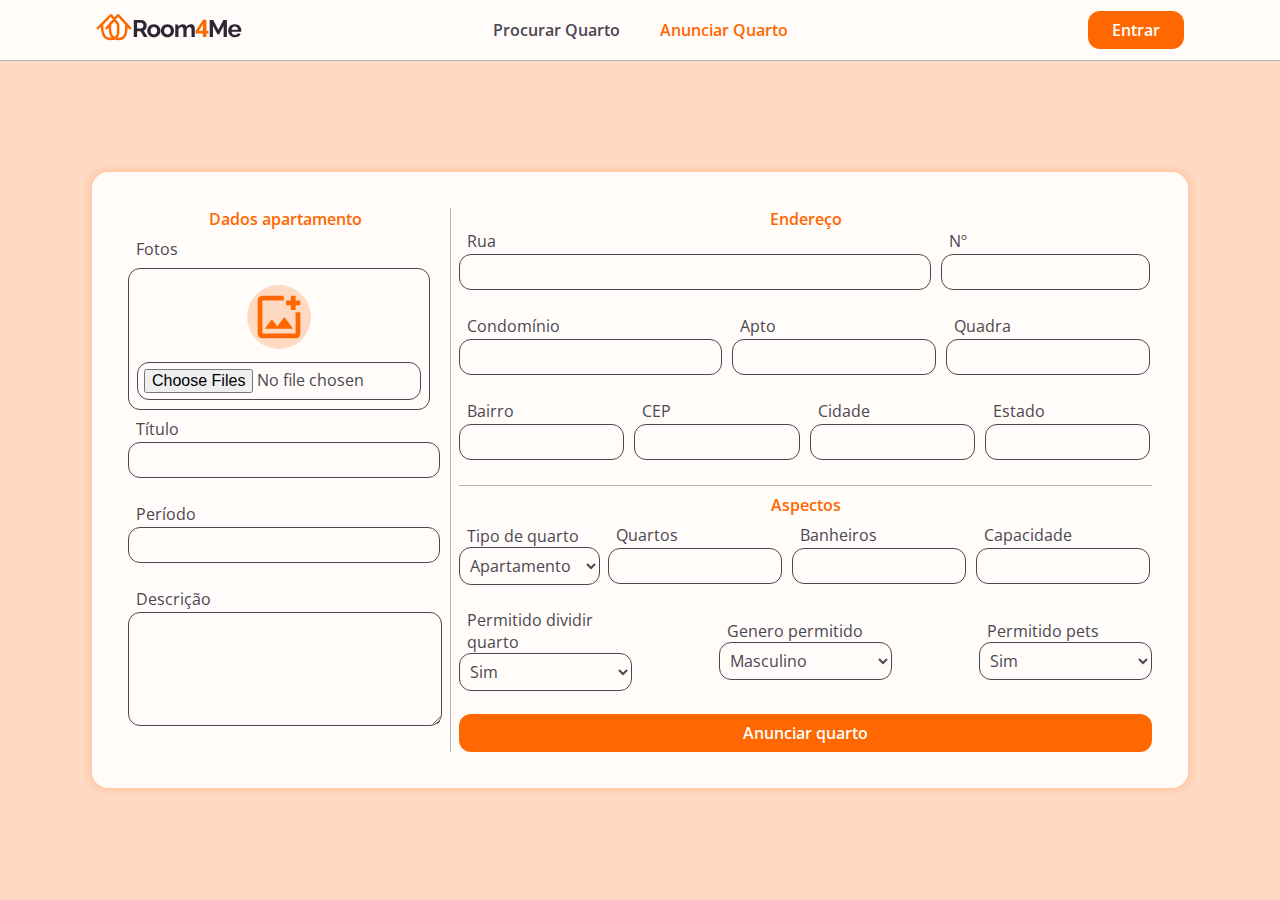
<file: src/Pages/AnnouncePage/index.html>
<!DOCTYPE html>
<html lang="pt-br">
<head>
    <meta charset="UTF-8">
    <meta http-equiv="X-UA-Compatible" content="IE=edge">
    <meta name="viewport" content="width=device-width, initial-scale=1.0">

    <link rel="preconnect" href="https://fonts.googleapis.com">
    <link rel="preconnect" href="https://fonts.gstatic.com" crossorigin>
    <link href="https://fonts.googleapis.com/css2?family=Open+Sans:wght@400;500;600;700&display=swap" rel="stylesheet">

    <link rel="stylesheet" href="styles.css">

    <link rel="icon" href="../../img/favicon.ico" type="image/x-icon">
    <title>Room4Me</title>    

    <meta name="author" content="Davi Emanuel">
</head>
<body>
    <header>
        <nav id="navbar">
            <div id="grid-l">
                <a href="../HomePage/index.html">
                    <img id="logo" src="../../img/logo-name.svg" alt="Logo Room4Me">
                </a>
            </div>
            <ul>
                <div id="grid-r">
                    <li>
                        <a id="search-page" href="../SearchPage/index.html">Procurar Quarto</a>
                    </li>
                </div>
                <div id="grid-l">
                    <li>
                        <a id="announce-page" href="../AnnouncePage/index.html">Anunciar Quarto</a>
                    </li>
                </div>
            </ul>
            <div id="grid-r">
                <a id="login-button" href="../Login/index.html">Entrar</a>
            </div>
        </nav>
    </header>
    <section id="body-section">
        <section id="form-card">
            <section class="form-container">
                <legend>Dados apartamento</legend>
                <label for="img-input">Fotos</label>
                <div id="img-input-container" class="input-group">
                    <img id="add-img-icon" src="../../img/add-img-icon.svg" alt="Adicionar Imagem">
                    <input id="img-input" type="file" accept="image/*" multiple>
                    <form action="post" enctype="multipart/form-data">
                    </form>
                </div>
                <div class="input-group">
                    <span id="title-error-msg"></span>
                    <input id="title-input" type="text" name="title-input">
                    <label class="label-input" for="title-input">Título</label>
                </div>
                <div class="input-group">
                    <span id="period-error-msg"></span>
                    <input id="period-input" type="text" name="period-input">
                    <label class="label-input" for="period-input">Período</label>
                </div>
                <div id="description-group" class="input-group">
                    <span id="description-error-msg"></span>
                    <textarea name="description-input" id="description-input" cols="16" rows="10"></textarea>
                    <label class="label-input" for="description-input">Descrição</label>
                </div>
            </section>

            <div class="line-separator-y"></div>
            
            <div class="section-from-container">
                <section class="form-container">
                    <form>
                        <fieldset>
                            <legend>Endereço</legend>
    
                            <div class="in-line-sbt">
                                <div id="street-group" class="input-group">
                                    <span id="street-error-msg"></span>
                                    <input id="street-input" type="text" name="street-input">
                                    <label class="label-input" for="street-input">Rua</label>
                                </div>
        
                                <div id="house-number-group" class="input-group">
                                    <span id="house-number-error-msg"></span>
                                    <input id="house-number-input" type="text" name="house-number-input">
                                    <label class="label-input" for="house-number-input">Nº</label>
                                </div>
                            </div>
                            <div class="in-line-sbt">
                                <div id="apartment-complex-group" class="input-group">
                                    <span id="apartment-complex-error-msg"></span>
                                    <input id="apartment-complex-input" type="text" name="apartment-complex-input">
                                    <label class="label-input" for="apartment-complex-input">Condomínio</label>
                                </div>
        
                                <div id="apartment-number-group" class="input-group">
                                    <span id="apartment-number-error-msg"></span>
                                    <input id="apartment-number-input" type="text" name="apartment-number-input">
                                    <label class="label-input" for="apartment-number-input">Apto</label>
                                </div>
                                
                                <div id="block-group" class="input-group">
                                    <span id="block-error-msg"></span>
                                    <input id="block-input" type="text" name="block-input">
                                    <label class="label-input" for="block-input">Quadra</label>
                                </div>
                            </div>
                            <div class="in-line-sbt">
                                <div id="district-group" class="input-group">
                                    <span id="district-error-msg"></span>
                                    <input id="district-input" type="text" name="district-input">
                                    <label class="label-input" for="district-input">Bairro</label>
                                </div>
        
                                <div id="zip-code-group" class="input-group">
                                    <span id="zip-code-error-msg"></span>
                                    <input id="zip-code-input" type="text" name="zip-code-input">
                                    <label class="label-input" for="zip-code-input">CEP</label>
                                </div>
                                <div id="city-group" class="input-group">
                                    <span id="city-error-msg"></span>
                                    <input id="city-input" type="text" name="city-input">
                                    <label class="label-input" for="city-input">Cidade</label>
                                </div>
        
                                <div id="state-group" class="input-group">
                                    <span id="state-error-msg"></span>
                                    <input id="state-input" type="text" name="state-input">
                                    <label class="label-input" for="state-input">Estado</label>
                                </div>
                            </div>
                        </fieldset>
                    </form>
                </section>

                <div class="line-separator-x"></div>
                
                <section id="" class="form-container">
                    <legend>Aspectos</legend>
                    <div class="in-line-sbt">
                        <div id="apartment-type-group" class="select-group">
                            <span id="apartment-type-error-msg"></span>
                            <select name="apartment-type" id="apartment-type">
                                <option value="apartment">Apartamento</option>
                                <option value="house">Casa</option>
                                <option value="condominium">Condomínio</option>
                                <option value="kitnet">Kitnet/Studio</option>
                            </select>
                            <label class="title-label" for="apartment-type">Tipo de quarto</label>
                        </div>
                        <div class="input-group">
                            <span id="bedrooms-quantity-error-msg"></span>
                            <input id="bedrooms-quantity-input" class="input-subgroup" type="number" name="bedrooms-quantity-input">
                            <label class="title-label" for="bedrooms-quantity-input">Quartos</label>
                        </div>
                        <div class="input-group">
                            <span id="bathroom-quantity-error-msg"></span>
                            <input id="bathroom-quantity-input" class="input-subgroup" type="number" name="bathroom-quantity-input">
                            <label class="title-label" for="bathroom-quantity-input">Banheiros</label>
                        </div>
                        <div class="input-group">
                            <span id="capacity-error-msg"></span>
                            <input id="capacity-input" class="input-subgroup" type="number" name="capacity-input">
                            <label class="title-label" for="capacity-input">Capacidade</label>
                        </div>
                    </div>
                    <div class="in-line-sbt">
                        <div id="available-to-divide-group" class="select-group">
                            <span id="available-to-divide-error-msg"></span>
                            <select name="available-to-divide" id="available-to-divide">
                                <option value="yes">Sim</option>
                                <option value="no">Não</option>
                                <option value="whatever">Tanto Faz</option>
                            </select>
                            <label class="title-label" for="available-to-divide">Permitido dividir quarto</label>
                        </div>
                        <div id="allowed-gender-group" class="select-group">
                            <span id="allowed-gender-error-msg"></span>
                            <select name="allowed-gender-input" id="allowed-gender">
                                <option value="masculine">Masculino</option>
                                <option value="feminine">Feminino</option>
                                <option value="whatever">Tanto Faz</option>
                            </select>
                            <label class="title-label" for="allowed-gender">Genero permitido</label>
                        </div>
                        <div id="available-to-pet-group" class="select-group">
                            <span id="available-to-pet-error-msg"></span>
                            <select class="select-subgroup" name="available-to-pet" id="available-to-pet">
                                <option value="yes">Sim</option>
                                <option value="no">Não</option>
                                <option value="whatever">Tanto Faz</option>
                            </select>
                            <label class="title-label" for="available-to-pet">Permitido pets</label>
                        </div>
                    </div>
                    <a id="announce-button" href="#">Anunciar quarto</a>
                </section>
            </div>
        </section>
    </section>
</body>
</html>
</file>
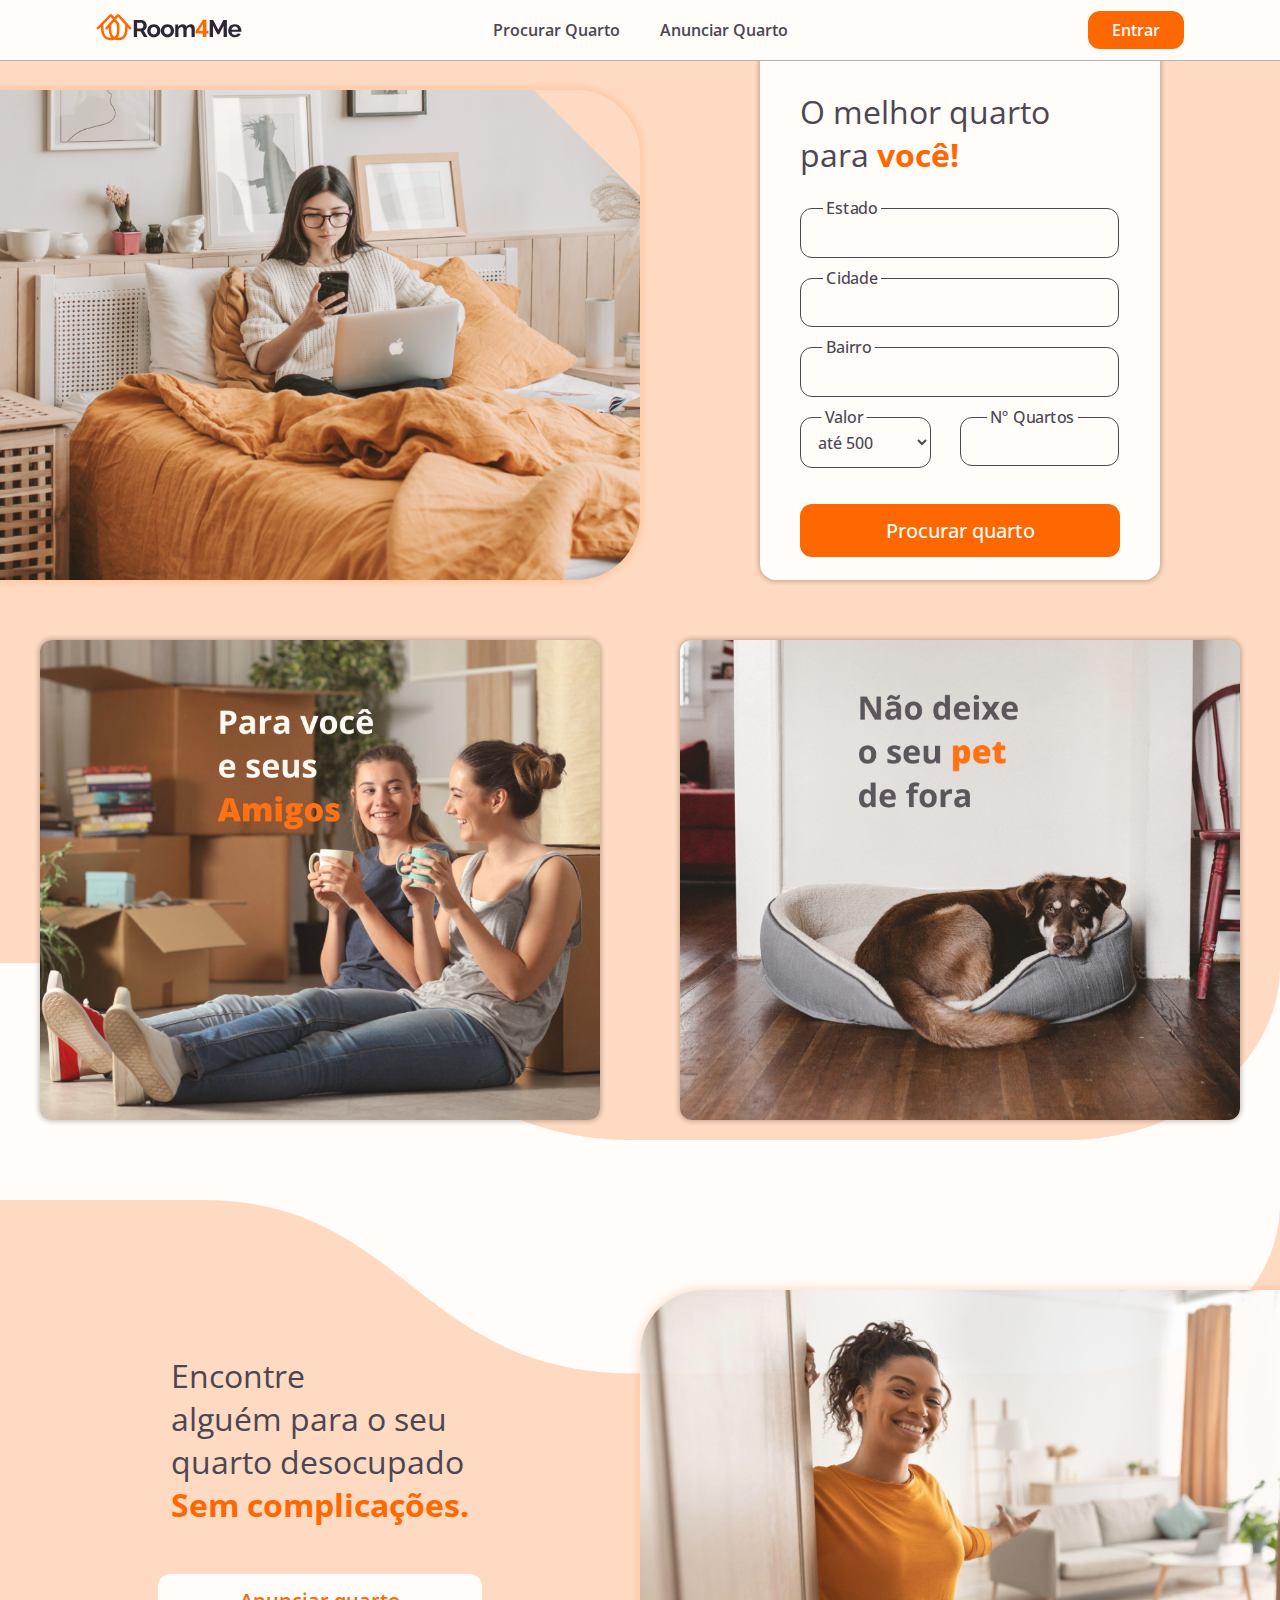
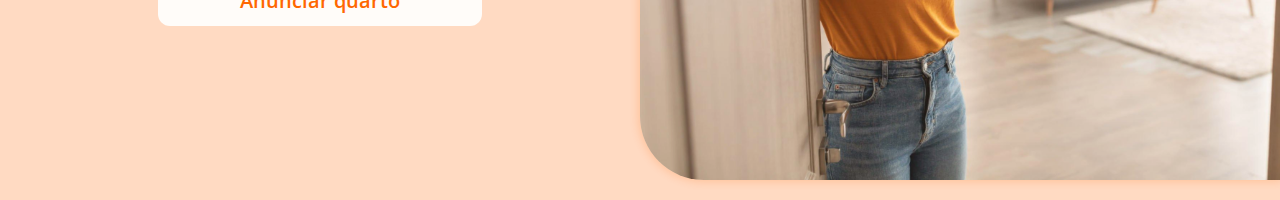
<file: src/Pages/HomePage/index.html>
<!DOCTYPE html>
<html lang="pt-br">
<head>
    <meta charset="UTF-8">
    <meta http-equiv="X-UA-Compatible" content="IE=edge">
    <meta name="viewport" content="width=device-width, initial-scale=1.0">

    <link rel="preconnect" href="https://fonts.googleapis.com">
    <link rel="preconnect" href="https://fonts.gstatic.com" crossorigin>
    <link href="https://fonts.googleapis.com/css2?family=Open+Sans:wght@400;500;600;700&display=swap" rel="stylesheet">

    <link rel="stylesheet" href="styles.css">

    <link rel="icon" href="../../img/favicon.ico" type="image/x-icon">
    <title>Room4Me</title>    

    <meta name="author" content="Davi Emanuel">
</head>
<body>
    <header>
        <nav id="navbar">
            <div id="grid-l">
                <a href="../HomePage/index.html">
                    <img id="logo" src="../../img/logo-name.svg" alt="Logo Room4Me">
                </a>
            </div>
            <ul>
                <div id="grid-r">
                    <li>
                        <a id="search-page" href="../SearchPage/index.html">Procurar Quarto</a>
                    </li>
                </div>
                <div id="grid-l">
                    <li>
                        <a id="announce-page" href="../AnnouncePage/index.html">Anunciar Quarto</a>
                    </li>
                </div>
            </ul>
            <div id="grid-r">
                <a id="login-button" href="../Login/index.html">Entrar</a>
            </div>
        </nav>
    </header>
    
    <section id="search-section">
        <div class="search-subsections">
            <div class="image-search-container">
                <img id="image-search" src="../../img/home-image-search.png">
            </div>
        </div>
        <div class="search-subsections">
            <div id="search-background">
                <div id="search-form">
                    <h1>O melhor quarto<br>para <b>você!</b> </h1>
                    <form>
                        <fieldset>
                            <div class="input-group">
                                <input id="state-input" type="text" name="Estado">
                                <label for="state-input">Estado</label>
                            </div>
    
                            <div class="input-group">
                                <input id="city-input" type="text" name="Cidade">
                                <label for="city-input">Cidade</label>
                            </div>
                        
                            <div class="input-group">
                                <input id="district-input" type="text" name="Bairro">
                                <label for="district-input">Bairro</label>
                            </div>
                            
                            <div class="in-line">
                                <div class="input-subgroup">
                                    <select name="valor" id="value-select">
                                        <option value="500">até 500</option>
                                        <option value="1000">até 1000</option>
                                        <option value="2000">até 2000</option>
                                        <option value="2500">até 2500</option>
                                    </select>
                                    <label for="value-select">Valor</label>
                                </div>
    
                                <div class="input-subgroup">
                                    <input id="bedroomsQuantity-input" type="number" name="Numero de quartos" min="1">
                                    <label for="bedroomsQuantity-input">Nº Quartos</label>
                                </div>
                            </div>

                            <button id="submit-button" type="submit">Procurar quarto</button>
                        </fieldset>
                    </form>
                </div>
            </div>
        </div>
    </section>

    <section id="advertising-section">
        <img id="image-background-top" src="../../img/home-background-top.png">
        <div id="banner-section">
            <div class="banner-subsection">
                <div class="banner-card">
                    <img class="banner-image" src="../../img/home-banner-one.png">
                    <a href="#"></a>
                </div>
            </div>
            <div class="banner-subsection">
                <div class="banner-card">
                    <img class="banner-image" src="../../img/home-banner-two.png">
                    <a href="#"></a>

                </div>
            </div>
        </div>
    </section>
    
    <section id="announce-section">
        <img id="image-background-bottom" src="../../img/home-background-bottom.png">
        <div id="announce-container">
            <div class="announce-subcontainer">
                <div id="announce-mensage">
                    <h1>Encontre<br>alguém para o seu<br>quarto desocupado<br><b>Sem complicações.</b></h1>
                    <a id="announce-button" href="../AnnouncePage/index.html">Anunciar quarto</a>
                </div>
            </div>
            
            <div id="image-announce-container">
                <img id="image-announce" src="../../img/home-image-announce.png">
            </div>
        </div>
    </section>
</body>
<script src="./script.js"/>
</html>
</file>
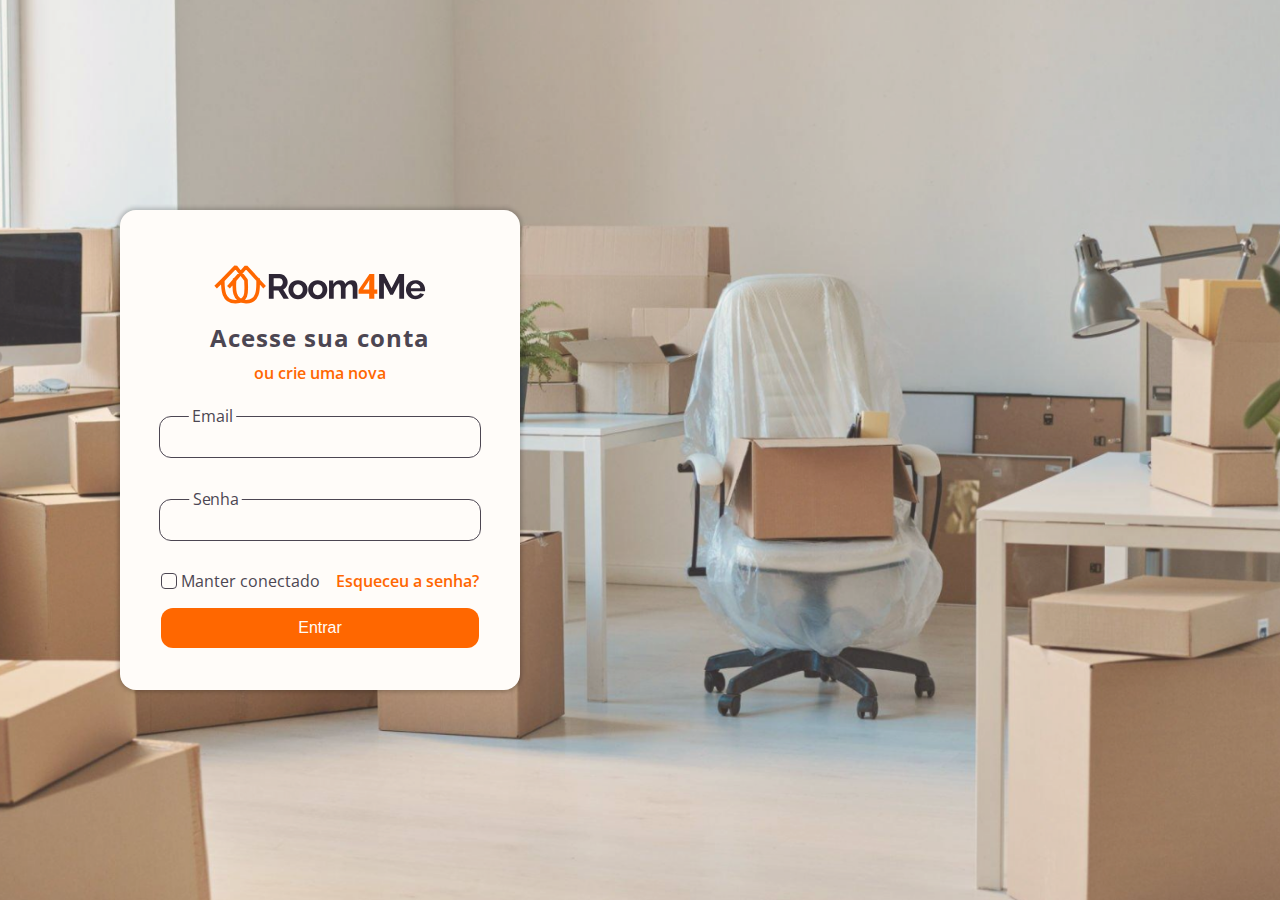
<file: src/Pages/Login/index.html>
<!DOCTYPE html>
<html lang="pt-br">
  <head>
    <meta charset="UTF-8" />
    <meta http-equiv="X-UA-Compatible" content="IE=edge" />
    <meta name="viewport" content="width=device-width, initial-scale=1.0" />

    <link rel="preconnect" href="https://fonts.googleapis.com" />
    <link rel="preconnect" href="https://fonts.gstatic.com" crossorigin />
    <link
      href="https://fonts.googleapis.com/css2?family=Open+Sans:wght@400;500;600;700&display=swap"
      rel="stylesheet"
    />

    <link rel="stylesheet" href="styles.css" />

    <link rel="icon" href="../../img/favicon.ico" type="image/x-icon" />
    <title>Room4Me</title>

    <meta name="author" content="Davi Emanuel" />
  </head>
  <body>
    <img
      id="image-background"
      src="../../img/login-background.png"
      alt="imagem de fundo"
    />

    <section id="body-section">
      <main id="login-background">
        <div id="login-container">
          <div id="header-container">
            <a href="../../Pages/HomePage/index.html">
              <img id="logo" src="../../img/logo-name.svg" alt="Logo Room4Me" />
            </a>
            <h1>Acesse sua conta</h1>
            <a id="resgister" href="../SignUp/FirstStepRegister/index.html"
              >ou crie uma nova</a
            >
          </div>
          <div class="input-group">
            <input
              class="field-input"
              type="text"
              name="email-input"
              id="email-input"
              aria-label="Insira seu endereço de email"
            />
            <label class="label-input" for="email-input" id="email-input-label"
              >Email</label
            >
            <span id="email-error-msg"></span>
          </div>
          <div class="input-group">
            <input
              class="field-input"
              type="password"
              name="password-input"
              id="password-input"
              aria-label="Insira sua senha"
            />
            <label
              class="label-input"
              for="password-input"
              id="password-input-label"
              >Senha</label
            >
            <span id="password-error-msg"></span>
          </div>
          <div id="footer-container">
            <div id="login-options">
              <div class="in-line">
                <input
                  id="keep-connected"
                  class="checkbox"
                  type="checkbox"
                  name="keep-connected"
                />
                <label class="label-checkbox" for="keep-connected"
                  >Manter conectado</label
                >
              </div>
              <a href="">Esqueceu a senha?</a>
            </div>
            <button id="submit-button" onclick="handleSubmit()">Entrar</button>
          </div>
        </div>
      </main>
    </section>
    <script src="./script.js"></script>
  </body>
</html>
</file>
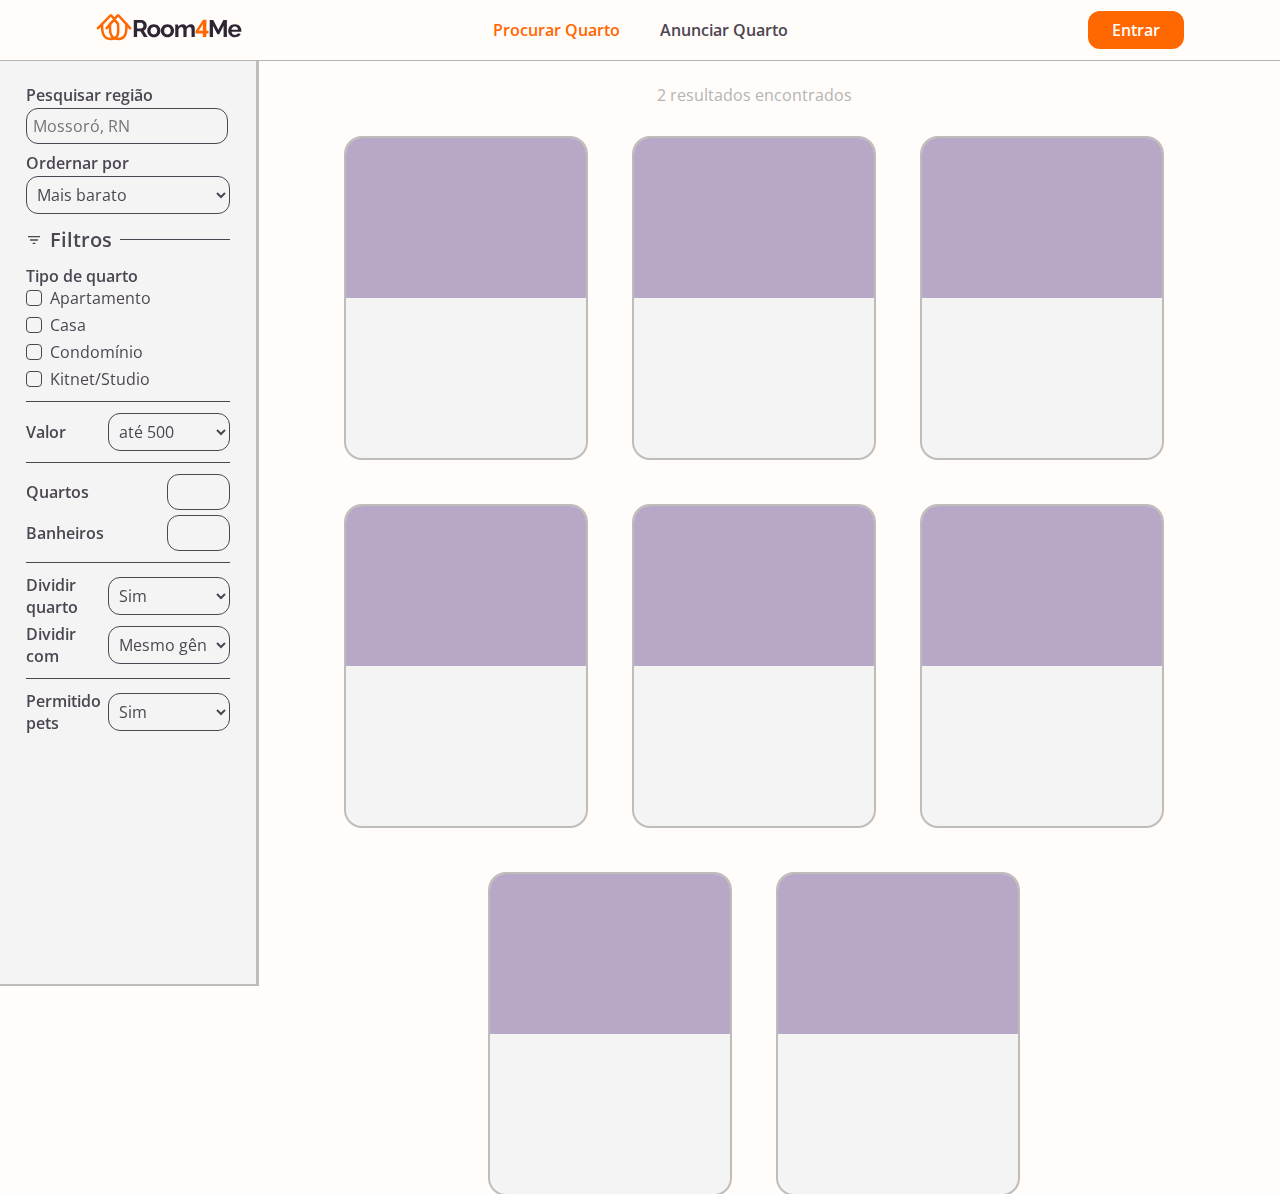
<file: src/Pages/SearchPage/index.html>
<!DOCTYPE html>
<html lang="pt-br">
<head>
    <meta charset="UTF-8">
    <meta http-equiv="X-UA-Compatible" content="IE=edge">
    <meta name="viewport" content="width=device-width, initial-scale=1.0">

    <link rel="preconnect" href="https://fonts.googleapis.com">
    <link rel="preconnect" href="https://fonts.gstatic.com" crossorigin>
    <link href="https://fonts.googleapis.com/css2?family=Open+Sans:wght@400;500;600;700&display=swap" rel="stylesheet">

    <link rel="stylesheet" href="styles.css">

    <link rel="icon" href="../../img/favicon.ico" type="image/x-icon">
    <title>Room4Me</title>    

    <meta name="author" content="Davi Emanuel">
</head>
<body>
    <header>
        <nav id="navbar">
            <div id="grid-l">
                <a href="../HomePage/index.html">
                    <img id="logo" src="../../img/logo-name.svg" alt="Logo Room4Me">
                </a>
            </div>
            <ul>
                <div id="grid-r">
                    <li>
                        <a id="search-page" href="../SearchPage/index.html">Procurar Quarto</a>
                    </li>
                </div>
                <div id="grid-l">
                    <li>
                        <a id="announce-page" href="../AnnouncePage/index.html">Anunciar Quarto</a>
                    </li>
                </div>
            </ul>
            <div id="grid-r">
                <a id="login-button" href="../Login/index.html">Entrar</a>
            </div>
        </nav>
    </header>
    <section id="body-section">
        <section id="filter-section">
            <div id="filter-container">
                <div class="search-container">
                    <div class="input-group">
                        <label class="title-label" for="region-input">Pesquisar região</label>
                        <input id="region-input" type="text" name="Região" placeholder="Mossoró, RN">
                    </div>
                    <div class="input-group">
                        <label class="title-label" for="order-select">Ordernar por</label>
                        <select name="Ordernar" id="order-select">
                            <option value="min-value">Mais barato</option>
                            <option value="max-value">Mais caro</option>
                            <option value="recent">Mais recente</option>
                            <option value="old">Mais antigo</option>
                        </select>
                    </div>
                </div>
                <div class="in-line">
                    <img id="filter-icon" src="../../img/filter-icon.svg" alt="Icone de filtro">
                    <h1>Filtros</h1>
                    <div class="line-separator"></div>
                </div>
                <fieldset>

                    <legend>Tipo de quarto</legend>
                    <div class="in-line">
                        <input id="apartment-checkbox" class="checkbox" type="checkbox" name="Apartamento">
                        <label for="apartment-checkbox">Apartamento</label>
                    </div>
                    <div class="in-line">
                        <input id="house-checkbox" class="checkbox" type="checkbox" name="Casa">
                        <label for="house-checkbox">Casa</label>
                    </div>
                    <div class="in-line">
                        <input id="condominium-checkbox" class="checkbox" type="checkbox" name="Condomínio">
                        <label for="condominium-checkbox">Condomínio</label>
                    </div>
                    <div class="in-line">
                        <input id="kitnet-checkbox" class="checkbox" type="checkbox" name="Kitnet/Studio">
                        <label for="kitnet-checkbox">Kitnet/Studio</label>
                    </div>
                    
                    <div class="line-separator"></div> 
                    
                    <div class="in-line-sbt">
                        <label class="title-label" for="value-select">Valor</label>
                        <select class="select-subgroup" name="valor" id="value-select">
                            <option value="500">até 500</option>
                            <option value="1000">até 1000</option>
                            <option value="2000">até 2000</option>
                            <option value="2500">até 2500</option>
                            <option value=">2500">acima 2500</option>
                        </select>
                    </div>
                    
                    <div class="line-separator"></div> 

                    <div class="in-line-sbt">
                        <label class="title-label" for="bedrooms-quantity-input">Quartos</label>
                        <input id="bedrooms-quantity-input" class="input-subgroup" type="number" name="Quartos">
                    </div>
                    <div class="in-line-sbt">
                        <label class="title-label" for="bathroom-quantity-input">Banheiros</label>
                        <input id="bathroom-quantity-input" class="input-subgroup" type="number" name="Banheiros">
                    </div>
                    
                    <div class="line-separator"></div> 

                    <div class="in-line-sbt">
                        <label class="title-label" for="available-to-divide">Dividir quarto</label>
                        <select class="select-subgroup" name="availableToDivide" id="available-to-divide">
                            <option value="yes">Sim</option>
                            <option value="no">Não</option>
                            <option value="whatever">Tanto Faz</option>
                        </select>
                    </div>
                    <div class="in-line-sbt">
                        <label class="title-label" for="allowed-gender">Dividir com</label>
                        <select class="select-subgroup" name="allowedGender" id="allowed-gender">
                            <option value="yes">Mesmo gênero</option>
                            <option value="no">Tanto faz</option>
                        </select>
                    </div>

                    <div class="line-separator"></div> 

                    <div class="in-line-sbt">
                        <label class="title-label" for="available-to-pet">Permitido pets</label>
                        <select class="select-subgroup" name="availableToPet" id="available-to-pet">
                            <option value="yes">Sim</option>
                            <option value="no">Não</option>
                            <option value="whatever">Tanto Faz</option>
                        </select>
                    </div>
                </fieldset>
            </div>
                
        </section>
        <section id="searched-section">
            <p id="results-found">2 resultados encontrados</p>
            <section id="cards-section">
                <div class="card-box">
                    <div class="card-img-section"></div>
                    <div class="card-description-section">
                        <div class="description-tag"></div>
                        <div class="description-address"></div>
                        <div class="description-aspects"></div>
                        <div class="description-value"></div>
                    </div>
                </div>
                <div class="card-box">
                    <div class="card-img-section"></div>
                    <div class="card-description-section">
                        <div class="description-tag"></div>
                        <div class="description-address"></div>
                        <div class="description-aspects"></div>
                        <div class="description-value"></div>
                    </div>
                </div>
                <div class="card-box">
                    <div class="card-img-section"></div>
                    <div class="card-description-section">
                        <div class="description-tag"></div>
                        <div class="description-address"></div>
                        <div class="description-aspects"></div>
                        <div class="description-value"></div>
                    </div>
                </div>
                <div class="card-box">
                    <div class="card-img-section"></div>
                    <div class="card-description-section">
                        <div class="description-tag"></div>
                        <div class="description-address"></div>
                        <div class="description-aspects"></div>
                        <div class="description-value"></div>
                    </div>
                </div>
                <div class="card-box">
                    <div class="card-img-section"></div>
                    <div class="card-description-section">
                        <div class="description-tag"></div>
                        <div class="description-address"></div>
                        <div class="description-aspects"></div>
                        <div class="description-value"></div>
                    </div>
                </div>
                <div class="card-box">
                    <div class="card-img-section"></div>
                    <div class="card-description-section">
                        <div class="description-tag"></div>
                        <div class="description-address"></div>
                        <div class="description-aspects"></div>
                        <div class="description-value"></div>
                    </div>
                </div>
                <div class="card-box">
                    <div class="card-img-section"></div>
                    <div class="card-description-section">
                        <div class="description-tag"></div>
                        <div class="description-address"></div>
                        <div class="description-aspects"></div>
                        <div class="description-value"></div>
                    </div>
                </div>
                <div class="card-box">
                    <div class="card-img-section"></div>
                    <div class="card-description-section">
                        <div class="description-tag"></div>
                        <div class="description-address"></div>
                        <div class="description-aspects"></div>
                        <div class="description-value"></div>
                    </div>
                </div>
            </section>
        </section>
    </section>
</body>
</html>
</file>
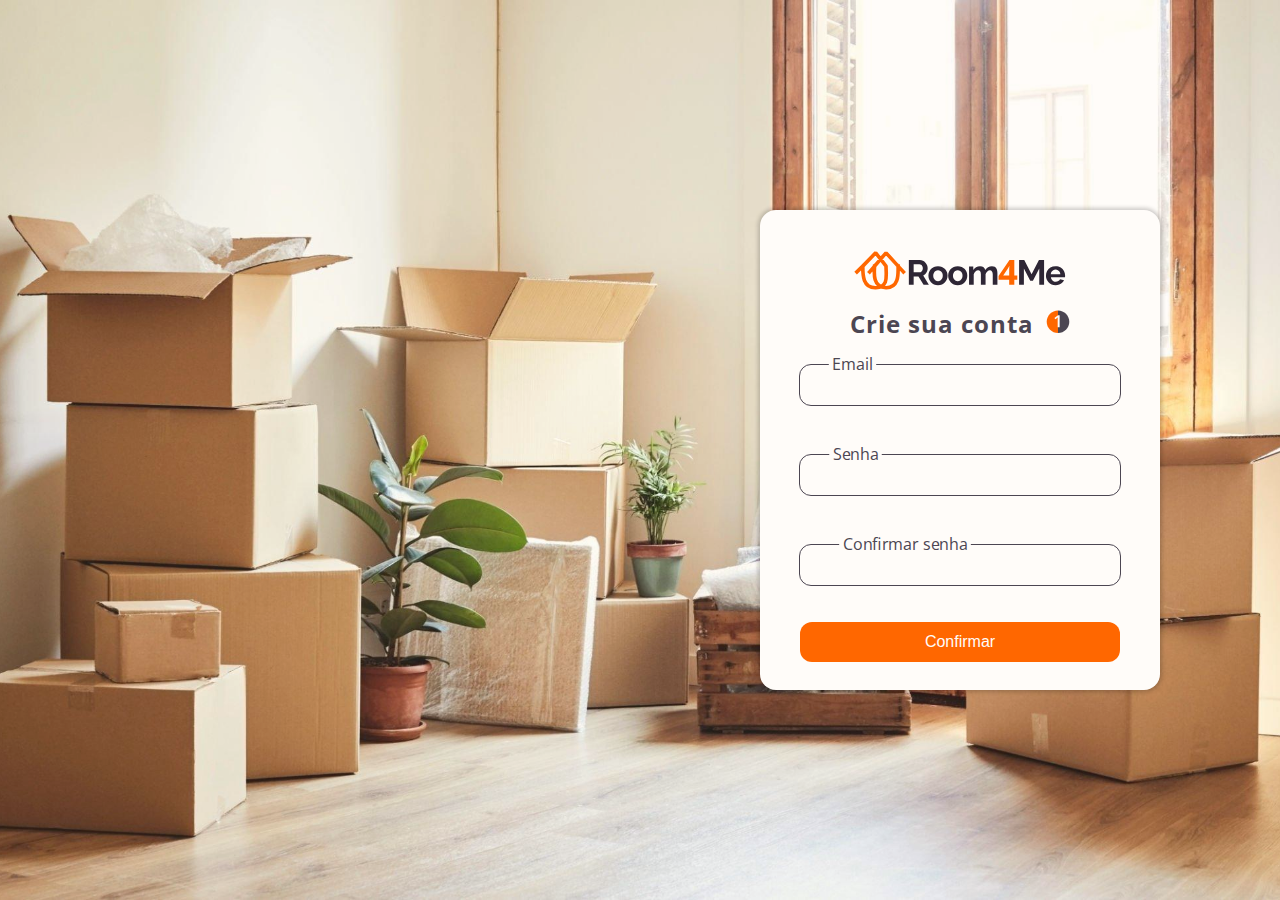
<file: src/Pages/SignUp/FirstStepRegister/index.html>
<!DOCTYPE html>
<html lang="pt-br">
<head>
    <meta charset="UTF-8">
    <meta http-equiv="X-UA-Compatible" content="IE=edge">
    <meta name="viewport" content="width=device-width, initial-scale=1.0">

    <link rel="preconnect" href="https://fonts.googleapis.com">
    <link rel="preconnect" href="https://fonts.gstatic.com" crossorigin>
    <link href="https://fonts.googleapis.com/css2?family=Open+Sans:wght@400;500;600;700&display=swap" rel="stylesheet">

    <link rel="stylesheet" href="styles.css">

    <link rel="icon" href="../../../img/favicon.ico" type="image/x-icon">
    <title>Room4Me</title>    

    <meta name="author" content="Davi Emanuel">
</head>
<body>
    <img id="image-background" src="../../../img/signup-background.jpg" alt="imagem de fundo">

    <section id="body-section">
        <main id="signup-background">
          <div id="signup-container">
            <div id="header-container">
              <a href="../../../Pages/HomePage/index.html">
                <img id="logo" src="../../../img/logo-name.svg" alt="Logo Room4Me">
              </a>
              <div class="in-line">
                <h1>Crie sua conta</h1>
                <a href="../SecondStepRegister/index.html">
                  <img id="signup-state" src="../../../img/signup-state-one.svg" alt="Etapa um">
                </a>
              </div>
            </div>
            <div class="input-group">
                <input class="field-input" type="text" name="email-input" id="email-input" aria-label="Insira seu endereço de email">
                <label class="label-input" for="email-input" id="email-input-label">Email</label>
                <span id="email-error-msg"></span>
            </div>
            <div class="input-group">
              <input class="field-input" type="password" name="password-input" id="password-input" aria-label="Insira sua senha">
              <label class="label-input" for="password-input" id="password-input-label">Senha</label>
              <span id="password-error-msg"></span>
            </div>
            <div class="input-group">
              <input class="field-input" type="password" name="password-confirmation-input" id="password-confirmation-input" aria-label="Insira sua senha">
              <label class="label-input" for="password-confirmation-input" id="password-confirmation-input-label">Confirmar senha</label>
              <span id="password-confirmation-error-msg"></span>
            </div>
            <div id="footer-container">
              <button id="submit-button" onclick="handleRegister()">Confirmar</button>
            </div>
          </div>
        </main>
    </section>
    <script src="./script.js"></script>
</body>
</html>
</file>
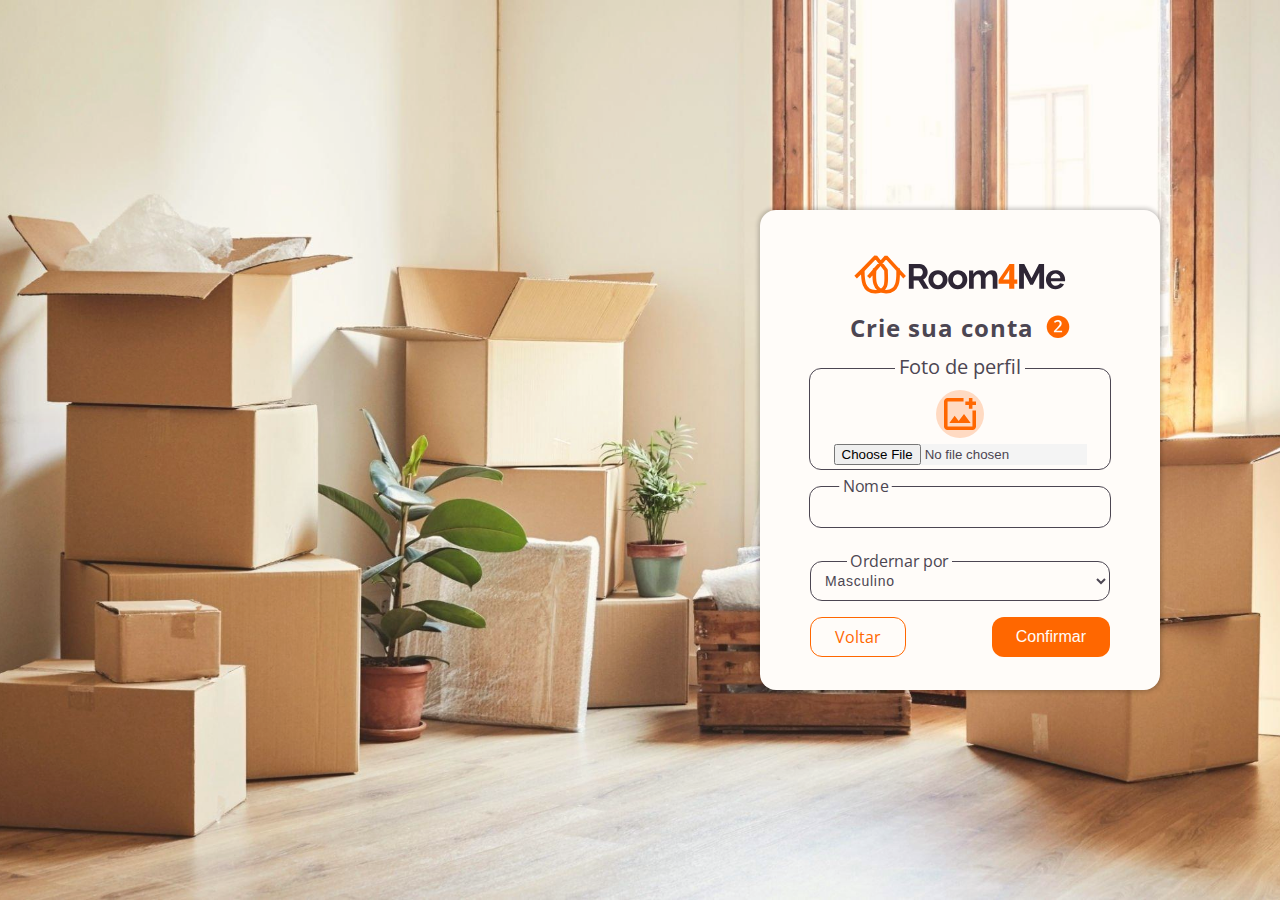
<file: src/Pages/SignUp/SecondStepRegister/index.html>
<!DOCTYPE html>
<html lang="pt-br">
<head>
    <meta charset="UTF-8">
    <meta http-equiv="X-UA-Compatible" content="IE=edge">
    <meta name="viewport" content="width=device-width, initial-scale=1.0">

    <link rel="preconnect" href="https://fonts.googleapis.com">
    <link rel="preconnect" href="https://fonts.gstatic.com" crossorigin>
    <link href="https://fonts.googleapis.com/css2?family=Open+Sans:wght@400;500;600;700&display=swap" rel="stylesheet">

    <link rel="stylesheet" href="styles.css">

    <link rel="icon" href="../../../img/favicon.ico" type="image/x-icon">
    <title>Room4Me</title>    

    <meta name="author" content="Davi Emanuel">
</head>
<body>
    <img id="image-background" src="../../../img/signup-background.jpg" alt="imagem de fundo">

    <section id="body-section">
        <main id="signup-background">
          <div id="signup-container">
            <div id="header-container">
              <a href="../../../Pages/HomePage/index.html">
                <img id="logo" src="../../../img/logo-name.svg" alt="Logo Room4Me">
              </a>
              <div class="in-line">
                <h1>Crie sua conta</h1>
                <a href="../SecondStepRegister/index.html">
                  <img id="signup-state" src="../../../img/signup-state-two.svg" alt="Etapa dois">
                </a>
              </div>
            </div>
            <div class="input-group">
            <div class="img-input-container">
              <label id="img-input-label" for="img-input">Foto de perfil</label>
              <img id="add-img-icon" src="../../../img/add-img-icon.svg" alt="Adicionar Imagem">
              <form action="post" enctype="multipart/form-data">
                <input id="img-input" type="file" accept="image/*">
              </form>
            </div>
            </div>
            <div class="input-group">
              <input class="field-input" type="text" name="name-input" id="name-input" aria-label="Insira seu nome"/>
              <label class="label-input" for="name-input" id="name-input-label">Nome</label>
              <span id="name-error-msg"></span>
            </div>
            <div class="input-group">
              <label class="label-input" for="gender-select">Ordernar por</label>
              <select name="gender-select" id="gender-select">
                <option value="masculine">Masculino</option>
                <option value="feminine">Feminino</option>
                <option value="other">Outro</option>
              </select>
            </div>
            <div class="input-group">
              <div id="buttons-container">
                <a id="back-button" href="../FirstStepRegister/index.html">Voltar</a>
                <button id="submit-button" onclick="handleRegister()">
                  Confirmar
                </button>
              </div>  

            </div>
          </div>
        </main>
    </section>
    <script src="./script.js"></script>
</body>
</html>
</file>
<file: src/Pages/AnnouncePage/styles.css>
:root {
    --primary-color: #FF6700;
    --primary-color-dark: #BF4D00;
    --text-base: #4C4652;
    --text-low: #B4B4B4;
    --primary-background: #FFFCF9;
    --secondary-background: #FFDAC2;
    --low-background: #F4F4F4;

    font-family: 'Open Sans', sans-serif;
}

* {
    margin: 0;
    padding: 0;
    border: none;
}

body {
    margin: 0;
    background-color: var(--secondary-background);
    display: flex;
    flex-direction: column;
}

#body-section {
    width: 100vw;
    height: calc(100vh - 60px);
    margin-top: 60px;
    display: flex;
    flex-direction: column;
    justify-content: center;
    align-items: center;
    /* padding-top: 40px; */
}

::-webkit-scrollbar {
    width: 10px;
    background: var(--primary-background);
}

::-webkit-scrollbar-thumb {
    background: var(--text-low);
    border-radius: 5px;
}

button, #login-button {
    border: none;
    background-color: var(--primary-color);
    color: var(--primary-background);
    border-radius: 12px;
    font-size: 16px;
    padding: 8px 24px;
}

#login-button:hover {
    background-color: var(--primary-color-dark);
    cursor: pointer;
}

/*///////////////////*/
header {
    height: 60px;
    width: 100vw;
    
    background-color: var(--primary-background);
    border-bottom: 1px solid var(--text-low);
    position: fixed;

    display: flex;
    justify-content: center;
    align-items: center;

    z-index: 5;
}

#navbar {
    height: 60px;
    width: 85vw;

    position: absolute;
    display: flex;
    justify-content: space-between;
    align-items: center;
    z-index: 5;
}

#home-button {
    border: none;
    background-color: transparent;
    padding: 8px;
}

ul {
    list-style-type: none;
    margin: 0;
    padding: 0;

    font-family:'Open Sans', sans-serif;
    display: flex;
    gap: 40px;
}

a {
   color: var(--text-base);
   outline: 0;
   text-decoration: none; 
   font-weight: 600;
}

#announce-page {
    color: var(--primary-color);
}

#grid-l {
    width: 160px;
    display: flex;
    justify-content: left;
}

#grid-r {
    width: 160px;
    display: flex;
    justify-content: right;
}
/*///////////////////*/

#form-card {
    width: 80%;
    background: var(--primary-background);
    box-shadow: 0px 0px 8px 2px rgba(255, 103, 0, 0.2);
    border-radius: 16px;
    padding: 36px;
    display: flex;
    justify-content: space-around;
}

.section-from-container {
    display: flex;
    flex-direction: column;
    flex: 1;
}
/*///////////////////*/

.line-separator-x {
    background-color: var(--text-low);
    width: 100%;
    height: 1px;
    margin-top: 8px;
    margin-bottom: 8px;
}

.line-separator-y {
    background-color: var(--text-low);
    width: 1px;
    height: 100%;
    margin-left: 8px;
    margin-right: 8px;
}

.in-line {
    display: flex;
    justify-content: left;
    align-items: center;
}

.in-line-sbt {
    display: flex;
    justify-content: space-between;
    align-items: center;
    gap: 8px;
}
/*///////////////////*/

.input-group {
    display: flex;
    flex-direction: column-reverse;
    gap: 2px;
}

.select-group {
    display: flex;
    flex-direction: column-reverse;
    width: 25%;
}

fieldset, .form-container {
    display: flex;
    flex-direction: column;
    gap: 8px;
}
#street-group {
    width: 70%;
}

#apartment-complex-group {
    width: 40%;
}

/*///////////////////*/

label {
    font-size: 16px;
    font-weight: 400;
    color: var(--text-base);
    pointer-events: none;
    margin-left: 8px;
}

legend {
    font-family: 'Open Sans';
    font-size: 16px;
    font-weight: 600;
    color: var(--primary-color);
    pointer-events: none;
    text-align: center;
}

span {
    color: red;
    min-height: 15px;
    margin-left: 8px;
}

input {
    width: calc(100% - 16px);
    font-family: 'Open Sans';
    border: solid 1.5px var(--text-base);
    border-radius: 12px;
    background: none;
    padding: 6px;
    font-size: 16px;
    color: var(--text-base);
}

input:focus {
    outline: none;
    border: 1.5px solid var(--primary-color);
}

input:focus ~ label {
    color: var(--primary-color);
}

textarea {
    width: 300px;
    height: 100px;
    font-family: 'Open Sans';
    border: solid 1.5px var(--text-base);
    border-radius: 12px;
    background: none;
    padding: 6px;
    font-size: 16px;
    color: var(--text-base);
}

textarea:focus {
    outline: none;
    border: 1.5px solid var(--primary-color);
}

textarea:focus ~ label {
    color: var(--primary-color);
}

select {
    width: 100%;
    font-family: 'Open Sans';
    border: solid 1.5px var(--text-base);
    border-radius: 12px;
    background: none;
    padding: 6px;
    font-size: 16px;
    color: var(--text-base);
}

select:focus {
    outline: none;
    border: 1.5px solid var(--primary-color);
    color: var(--primary-color);
}

select:focus ~ label {
    color: var(--primary-color);
}
/*///////////////////*/
#img-input-container {
    width: 300px;
    height: 140px;
    border-radius: 12px;
    background: transparent;
    border: solid 1.5px var(--text-base);
  
    display: flex;
    flex-direction: column;
    justify-content: space-between;
    align-items: center;
  
    position: relative;
}
 
#img-input-label {
    font-size: 20px;
    position: absolute;
    top: -16px;
    background-color: var(--primary-background);
    border-left: solid 4px var(--primary-background);
    border-right: solid 4px var(--primary-background);
}
  
#add-img-icon {
    width: 64px;
    height: 64px;
    padding: 4px;
    margin-top: 12px;
}
  
#img-input {
    width: 90%;
    height: 24px;
    background-color: transparent;
    color: var(--text-base);
}
  
#img-input:hover {
    background-color: var(--low-background);
    cursor: pointer;
}
 
#announce-button {
    border: none;
    background-color: var(--primary-color);
    color: var(--primary-background);
    border-radius: 12px;
    font-size: 16px;
    padding: 8px 24px;
    transition: .5s;
    text-align: center;
}

#announce-button:hover {
    background-color: var(--primary-color-dark);
    cursor: pointer;
}
</file>
<file: src/Pages/HomePage/styles.css>
:root {
    --primary-color: #FF6700;
    --primary-color-dark: #BF4D00;
    --text-base: #4C4652;
    --text-low: #B4B4B4;
    --primary-background: #FFFCF9;
    --secondary-background: #FFDAC2;
    --low-background: #F4F4F4;
}

* {
    font-family: 'Open Sans', sans-serif;
    font-weight:  500;
    margin: 0;
    padding: 0;
    border: none;
}

body {
    margin: 0;
    background-color: var(--primary-background);
    display: flex;
    flex-direction: column;
}

::-webkit-scrollbar {
    width: 10px;
    background: transparent;
}

::-webkit-scrollbar-thumb {
    background: var(--text-low);
    border-radius: 5px;
}

button, #login-button, #announce-button {
    border: none;
    background-color: var(--primary-color);
    color: var(--primary-background);
    border-radius: 12px;
    font-size: 16px;
    padding: 8px 24px;
    transition: .5s;
}

button:hover {
    background-color: var(--primary-color-dark);
    cursor: pointer;
}

#login-button:hover {
    background-color: var(--primary-color-dark);
    cursor: pointer;
}

/*///////////////////*/
header {
    height: 60px;
    width: 100vw;
    
    background-color: var(--primary-background);
    border-bottom: 1px solid var(--text-low);
    position: fixed;

    display: flex;
    justify-content: center;
    align-items: center;

    z-index: 5;
}

#navbar {
    height: 60px;
    width: 85vw;

    position: absolute;
    display: flex;
    justify-content: space-between;
    align-items: center;
    z-index: 5;
}

ul {
    list-style-type: none;
    margin: 0;
    padding: 0;

    font-family:'Open Sans', sans-serif;
    display: flex;
    gap: 40px;
}

a {
   color: var(--text-base);
   outline: 0;
   text-decoration: none; 
   font-weight: 600;
}

#grid-l {
    width: 160px;
    display: flex;
    justify-content: left;
}

#grid-r {
    width: 160px;
    display: flex;
    justify-content: right;
}
/*///////////////////*/
#search-section {
    background-color: var(--secondary-background); 
    height: 640px;  

    display: flex;
    justify-content: space-around;
}

.search-subsections {
    width: 50%;
    display: flex;
    justify-content: center;
}

.image-search-container {
    position: absolute;
    left: 0;
    width: 640px;
    height: 490px;
    margin-top: 90px;
    overflow: hidden;
    border-radius: 0px 64px 64px 0px;
    box-shadow: 0px 0px 8px 2px rgba(255, 103, 0, 0.2);
}

#image-search {
    inset: 0;
    width: 100%;
    height: 100%;
    object-fit: cover;
    opacity: .9;
}

#search-background {
    background: var(--primary-background);
    box-shadow: 0px 0px 4px 2px rgba(0, 0, 0, 0.2);
    border-radius: 0px 0px 16px 16px;
    margin-top: 60px;
    width: 400px;
    height: 520px;
}

#search-form {
    margin: 30px 40px;
    display: flex;
    flex-direction: column;
    gap: 32px;

}

h1 {
    font-family: 'Open Sans';
    font-style: normal;
    font-weight: 400;
    font-size: 32px;
    z-index: 4;
    color: var(--text-base);
}

b {
    font-weight: 700;
    color: var(--primary-color);
}

fieldset {
    display: flex;
    flex-direction: column;
    gap: 20px;
}

.input-group {
    position: relative;
}

.in-line {
    display: flex;
    justify-content: space-between;
}
.input-subgroup {
    position: relative;
    width: 50%;
}

input {
    width: calc(100% - 1.8rem);
    font-family: 'Open Sans';
    border: solid 1.5px var(--text-base);
    border-radius: 12px;
    background: none;
    padding: 0.8rem;
    font-size: 1rem;
    color: var(--text-base);
    transition: 150ms cubic-bezier(0.4, 0, 0.2, 1);
}

select {
    width: calc(100% - 1.8rem);
    font-family: 'Open Sans';
    border: solid 1.5px var(--text-base);
    border-radius: 12px;
    background: none;
    padding: 0.8rem;
    font-size: 1rem;
    color: var(--text-base);
    transition: 150ms cubic-bezier(0.4, 0, 0.2, 1);
}

label {
    font-family: 'Open Sans';
    font-size: 20px;
    position: absolute;
    left: 16px;
    color: var(--text-base);
    pointer-events: none;
    transform: translateY(-50%) scale(0.8);
    transition: 150ms cubic-bezier(0.4, 0, 0.2, 1);
    background-color: var(--primary-background);
    border-left: solid 4px var(--primary-background);
    border-right: solid 4px var(--primary-background);
}

input:focus {
    outline: none;
    border: 1.5px solid var(--primary-color);
}

select:focus {
    outline: none;
    border: 1.5px solid var(--primary-color);
}

input:focus ~ label {
    color: var(--primary-color);
}

select:focus ~ label {
    color: var(--primary-color);
}

#submit-button {
    margin-top: 16px;
    padding: 0.8rem;
    font-size: 20px;
}
/*///////////////////*/
#advertising-section {
    height: 560px;
    display: flex;
    flex-direction: column;
    gap: 24px;
}

#image-background-top {
    position: absolute;

    height: 500px;
    width: 100%;
    z-index: 0;
}

#banner-section {
    display: flex;

}

.banner-subsection {
    width: 50%;
    display: flex;
    justify-content: center;
    align-items: center;
    z-index: 2;
}

.banner-card {
    width: 560px;
    height: 480px;
    background-color: var(--secondary-background);
    border-radius: 12px;
    box-shadow: 0px 0px 4px 2px rgba(0, 0, 0, 0.2);
    position: relative;
    overflow: hidden;
    z-index: 1;
}

.banner-image {
    position: absolute;
    inset: 0;
    width: 100%;
    height: 100%;
    object-fit: cover;
    opacity: .9;
    transition: transform .75s;
    z-index: 1;
} 
.banner-card:hover {
    box-shadow: 0px 0px 4px 2px rgba(255, 103, 0, 0.2);
}

.banner-card:hover .banner-image {
    transform: scale(1.15);
}
/*///////////////////*/
#announce-section {
    position: relative;
    height: 600px;
    background-color: var(--secondary-background); 
}

#image-background-bottom {
    position: absolute;

    height: 500px;
    width: 100%;
    z-index: 0;
}

#announce-container {
    display: flex;
    justify-content: space-between;
    z-index: 3;
}

.announce-subcontainer {
    width: 50%;
    display: flex;
    flex-direction: column;
    justify-content: center;
    align-items: center;
    z-index: 3;
}

#announce-mensage {
    display: flex;
    flex-direction: column;
    justify-content: center;
    align-items: center;
    gap: 32px;
}

#announce-button {
    width: 100%;
    background-color: var(--primary-background);
    color: var(--primary-color);
    margin-top: 16px;
    padding: 0.8rem;
    font-size: 20px;
    text-align: center;
}

#announce-button:hover {
    background-color: var(--primary-color);
    color: var(--secondary-background);
}

#image-announce-container {
    position: relative;
    right: 0;
    width: 640px;
    height: 490px;
    margin-top: 90px;
    overflow: hidden;
    border-radius: 64px 0px 0px 64px;
    box-shadow: 0px 0px 8px 2px rgba(255, 103, 0, 0.2);
}

#image-announce {
    position: absolute;
    right: 0;
    inset: 0;
    width: 100%;
    height: 100%;
    object-fit: cover;
    opacity: .9;
}
</file>
<file: src/Pages/Login/styles.css>
:root {
    --primary-color: #FF6700;
    --primary-color-dark: #BF4D00;
    --text-base: #4C4652;
    --text-low: #B4B4B4;
    --primary-background: #FFFCF9;
    --secondary-background: #FFDAC2;
    --low-background: #F4F4F4;

    font-family: 'Open Sans', sans-serif;
}

* {
    margin: 0;
    padding: 0;
    border: none;
}

body {
    width: 100vw;
    height: 100vh;
    background-color: var(--secondary-background);
    position: relative;
    overflow: hidden;
    z-index: 0;

    border-radius: 16px;

}

::-webkit-scrollbar {
    width: 10px;
    background: transparent;
}

::-webkit-scrollbar-thumb {
    background: var(--text-low);
    border-radius: 5px;
}

/*///////////////////////*/

#image-background {
    position: absolute;
    inset: 0;
    width: 100%;
    height: 100%;
    object-fit: cover;
    opacity: .8;
    z-index: 0;
}

#body-section {
    position: absolute;
    width: 50%;
    height: 100vh;
    z-index: 5;
    display: flex;
    justify-content: center;
    align-items: center;
}

#login-background {
    width: 400px;
    height: 480px;
    background-color: var(--primary-background);
    box-shadow: 0px 0px 4px 2px rgba(0, 0, 0, 0.2);
    border-radius: 16px;
    display: flex;
    flex-direction: column;
    justify-content: center;
    align-items: center;
    gap: 32px;
}

#login-container {
    display: flex;
    flex-direction: column;
    width: 400px;
    justify-content: center;
    align-items: center;
    gap: 12px;
    min-height: 480px;
    margin-inline: auto;
}

#header-container {
    display: flex;
    flex-direction: column;
    text-align: center;
    gap: 8px;
    padding: 8px;
}

#logo {
    width: 212px;
    height: 48px;
}

h1 {
    font-weight: 700;
    font-size: 24px;
    letter-spacing: 1px;
    line-height: 32px;
    color: var(--text-base);
}

a {
    color: var(--primary-color);
    outline: 0;
    text-decoration: none; 
    font-weight: 600;
}

a:hover {
    text-decoration: underline;
}

.input-group {
    position: relative;
    display: flex;
    flex-direction: column;
    gap: 2px;
    padding-top: 12px;
}

.field-input {
    font-weight: 400;
    font-size: 14px;
    letter-spacing: 0.75px;
    line-height: 14px;
    display: block;
    width: 300px;
    height: 40px;
    border-radius: 12px;
    background: transparent;
    border: solid 1.5px var(--text-base);
    color: rgb(33, 33, 33);
    padding: 0px 10px;
    outline: none;
}

input:focus {
    outline: none;
    border: 1.5px solid var(--primary-color);
}

input:focus ~ label {
    color: var(--primary-color);
}

label {
    font-family: 'Open Sans';
    font-weight: 400;
    color: var(--text-base);
    pointer-events: none;
}

.label-input {
    font-size: 20px;
    position: absolute;
    left: 24px;
    transform: translateY(-50%) scale(0.8);
    transition: 150ms cubic-bezier(0.4, 0, 0.2, 1);
    background-color: var(--primary-background);
    border-left: solid 4px var(--primary-background);
    border-right: solid 4px var(--primary-background);
}

#login-options {
    display: flex;
    justify-content: space-between;
    align-items: center;
    gap: 16px;
}

.in-line {
    display: flex;
    justify-content: left;
    align-items: center;
    gap: 4px;
}

.checkbox {
    appearance: none;
    width: 16px;
    height: 16px;
    border: 1px solid var(--text-base);
    border-radius: 4px;
    background-color: transparent;
}

.checkbox:hover {
    background-color: var(--low-background);
    cursor: pointer;
}

.checkbox:focus {
    outline: none;
}

.checkbox:checked {
    background-color: var(--secondary-background);
    border: 1px solid var(--primary-color);

    background-image: url('../../img/check-icon.svg');
    background-repeat: no-repeat;
    background-position: center;
    background-size: 13px;
}

.checkbox:checked ~ label {
    color: var(--primary-color);
}

#submit-button {
    border: none;
    background-color: var(--primary-color);
    color: var(--primary-background);
    border-radius: 12px;
    font-size: 16px;
    padding: 8px 24px;

    width: 100%;
    height: 40px;
    outline: none;

    margin-top: 16px;
}

#submit-button:hover {
    background-color: var(--primary-color-dark);
    cursor: pointer;
}

span {
    color: red;
    min-height: 15px;
    align-self: center;
}

@media only screen and (max-width: 960px) {
    #body-section {
        width: 100%;
    }
}
</file>
<file: src/Pages/SearchPage/styles.css>
:root {
    --primary-color: #FF6700;
    --text-base: #4C4652;
    --text-low: #B4B4B4;
    --primary-background: #FFFCF9;
    --secondary-background: #FFDAC2;
    --low-background: #F4F4F4;

    font-family: 'Open Sans', sans-serif;
}

* {
    margin: 0;
    padding: 0;
    border: none;
}

body {
    margin: 0;
    background-color: var(--primary-background);
    display: flex;
    flex-direction: column;
}

::-webkit-scrollbar {
    width: 10px;
    background: transparent;
}

::-webkit-scrollbar-thumb {
    background: var(--text-low);
    border-radius: 5px;
}

button, #login-button {
    border: none;
    background-color: var(--primary-color);
    color: var(--primary-background);
    border-radius: 12px;
    font-size: 16px;
    padding: 8px 24px;
}

/*///////////////////*/
header {
    height: 60px;
    width: 100vw;
    
    background-color: var(--primary-background);
    border-bottom: 1px solid var(--text-low);
    position: fixed;

    display: flex;
    justify-content: center;
    align-items: center;

    z-index: 5;
}

#navbar {
    height: 60px;
    width: 85vw;

    position: absolute;
    display: flex;
    justify-content: space-between;
    align-items: center;
    z-index: 5;
}

#home-button {
    border: none;
    background-color: transparent;
    padding: 8px;
}

ul {
    list-style-type: none;
    margin: 0;
    padding: 0;

    font-family:'Open Sans', sans-serif;
    display: flex;
    gap: 40px;
}

a {
   color: var(--text-base);
   outline: 0;
   text-decoration: none; 
   font-weight: 600;
}

#search-page {
    color: var(--primary-color);
}

#grid-l {
    width: 160px;
    display: flex;
    justify-content: left;
}

#grid-r {
    width: 160px;
    display: flex;
    justify-content: right;
}
/*///////////////////*/
#body-section {
    width: calc(100vw - 10px);
    height: calc(100vh - 60px);
    margin-top: 60px;
    display: flex;
}

#filter-section {
    position: fixed;
    z-index: 3;
    left: 0;
    height: 100%;
    width: 20%;
    background-color: var(--low-background);
    box-shadow: 1px 0px 0px 2px rgba(0, 0, 0, 0.25);
    z-index: 0;

    display: flex;
    flex-direction: column;
    align-items: center;
    padding-top: 24px;
}

#searched-section {
    width: calc(80% - 16px);
    margin-left: 20%;
    background-color: var(--primary-background);
    padding-top: 24px;
    padding-bottom: 24px;
    display: flex;
    flex-direction: column;
    align-items: center;
}
/*///////////////////*/
#filter-container {
    width: 80%;
    display: flex;
    flex-direction: column;
    gap: 12px;
}

.search-container {
    display: flex;
    flex-direction: column;
    gap: 8px;
}

fieldset {
    display: flex;
    flex-direction: column;
    gap: 5px;
}

.input-group {
    position: relative;
    display: flex;
    flex-direction: column;
    gap: 2px;
}

.in-line {
    display: flex;
    justify-content: left;
    align-items: center;
    gap: 8px;
}

.in-line-sbt {
    display: flex;
    justify-content: space-between;
    align-items: center;
}

.line-separator {
    background-color: var(--text-base);
    height: 1px;
    width: 100%;
    margin-top: 6px;
    margin-bottom: 6px;
}

input {
    width: calc(100% - 16px);
    font-family: 'Open Sans';
    border: solid 1.5px var(--text-base);
    border-radius: 12px;
    background: none;
    padding: 6px;
    font-size: 16px;
    color: var(--text-base);
    transition: 150ms cubic-bezier(0.4, 0, 0.2, 1);
}

select {
    width: 100%;
    font-family: 'Open Sans';
    border: solid 1.5px var(--text-base);
    border-radius: 12px;
    background: none;
    padding: 6px;
    font-size: 16px;
    color: var(--text-base);
    transition: 150ms cubic-bezier(0.4, 0, 0.2, 1);
}

.title-label, legend {
    font-family: 'Open Sans';
    font-size: 16px;
    font-weight: 600;
    color: var(--text-base);
    pointer-events: none;
}

input:focus {
    outline: none;
    border: 1.5px solid var(--primary-color);
}

select:focus {
    outline: none;
    border: 1.5px solid var(--primary-color);
    color: var(--primary-color);
}

#filter-icon {
    width: 16px;
    height: 16px;
}

h1 {
    font-family: 'Open Sans';
    font-style: normal;
    font-weight: 600;
    font-size: 20px;
    z-index: 4;
    color: var(--text-base);
}

label {
    font-family: 'Open Sans';
    font-size: 16px;
    font-weight: 400;
    color: var(--text-base);
    pointer-events: none;
}

.checkbox {
    appearance: none;
    width: 16px;
    height: 16px;
    border: 1px solid var(--text-base);
    border-radius: 4px;
    background-color: transparent;
}

.checkbox:hover {
    background-color: var(--low-background);
}

.checkbox:focus {
    outline: none;
}

.checkbox:checked {
    background-color: var(--secondary-background);
    border: 1px solid var(--primary-color);

    background-image: url('../../img/check-icon.svg');
    background-repeat: no-repeat;
    background-position: center;
    background-size: 13px;
}

.checkbox:checked ~ label {
    color: var(--primary-color);
}

.input-subgroup {
    width: 24%;
    padding: 6px;
}

.select-subgroup {
    max-width: 60%;
}
/*///////////////////*/
#results-found {
    font-weight: 400;
    color: var(--text-low);
}

#cards-section {
    width: 100%;
    display: flex;
    justify-content: center;
    flex-wrap: wrap;
    padding-top: 32px;
    gap: 48px;
}

.card-box {
    position: relative;
    background-color: var(--low-background);
    width: 240px;
    height: 320px;
    box-shadow: 0px 0px 0px 2px rgba(0, 0, 0, 0.25);
    border-radius: 16px;
    display: flex;
    flex-direction: column;
    overflow: hidden;
}

.card-box:hover {
    background-color: var(--low-background);
    width: 248px;
    height: 332px;
    box-shadow: 0px 0px 0px 2px var(--secondary-background),0px 0px 8px 2px rgba(255, 103, 0, 0.2);
    border-radius: 16px;
}

.card-img-section {
    height: 50%;
    width: 100%;
    background-color: #B7A8C7;
}

.card-description-section {
    height: 50%;
    width: 100%;
}
</file>
<file: src/Pages/SignUp/FirstStepRegister/styles.css>
:root {
  --primary-color: #FF6700;
  --primary-color-dark: #BF4D00;
  --text-base: #4C4652;
  --text-low: #B4B4B4;
  --primary-background: #FFFCF9;
  --secondary-background: #FFDAC2;
  --low-background: #F4F4F4;

  font-family: 'Open Sans', sans-serif;
}

* {
  margin: 0;
  padding: 0;
  border: none;
}

body {
  width: 100vw;
  height: 100vh;
  background-color: var(--secondary-background);
  position: relative;
  overflow: hidden;
  z-index: 0;

  border-radius: 16px;

}

::-webkit-scrollbar {
  width: 10px;
  background: transparent;
}

::-webkit-scrollbar-thumb {
  background: var(--text-low);
  border-radius: 5px;
}

/*///////////////////////*/

#image-background {
  position: absolute;
  inset: 0;
  width: 100%;
  height: 100%;
  object-fit: cover;
  opacity: .9;
  z-index: 0;
}

#body-section {
  position: absolute;
  width: 50%;
  margin-left: 50%;
  height: 100vh;
  z-index: 5;
  display: flex;
  justify-content: center;
  align-items: center;
}

#signup-background {
  width: 400px;
  height: 480px;
  background-color: var(--primary-background);
  box-shadow: 0px 0px 4px 2px rgba(0, 0, 0, 0.2);
  border-radius: 16px;
  display: flex;
  flex-direction: column;
  justify-content: center;
  align-items: center;
  gap: 32px;
}

#signup-container {
  display: flex;
  flex-direction: column;
  width: 400px;
  justify-content: center;
  align-items: center;
  gap: 4px;
  min-height: 480px;
  margin-inline: auto;
}

#header-container {
  display: flex;
  flex-direction: column;
  text-align: center;
  gap: 8px;
  padding: 8px;
}

#logo {
  width: 212px;
  height: 48px;
}

h1 {
  font-weight: 700;
  font-size: 24px;
  letter-spacing: 1px;
  line-height: 32px;
  color: var(--text-base);
}

#signup-state {
  width: 24px;
  height: 24px;
  margin-left: 8px;
}

a {
  color: var(--primary-color);
  outline: 0;
  text-decoration: none; 
  font-weight: 600;
}

a:hover {
  text-decoration: underline;
}

label{
  background-color: transparent;
}

.input-group {
  position: relative;
  display: flex;
  flex-direction: column;
  gap: 2px;
  padding-top: 12px;
}

.field-input {
  font-weight: 400;
  font-size: 14px;
  letter-spacing: 0.75px;
  line-height: 14px;
  display: block;
  width: 300px;
  height: 40px;
  border-radius: 12px;
  background: transparent;
  border: solid 1.5px var(--text-base);
  color: rgb(33, 33, 33);
  padding: 0px 10px;
  outline: none;
}

input:focus {
  outline: none;
  border: 1.5px solid var(--primary-color);
}

input:focus ~ label {
  color: var(--primary-color);
}

label {
  font-family: 'Open Sans';
  font-weight: 400;
  color: var(--text-base);
  pointer-events: none;
}

.label-input {
  font-size: 20px;
  position: absolute;
  left: 24px;
  transform: translateY(-50%) scale(0.8);
  background-color: var(--primary-background);
  border-left: solid 4px var(--primary-background);
  border-right: solid 4px var(--primary-background);
}

#login-options {
  display: flex;
  justify-content: space-between;
  align-items: center;
  gap: 16px;
}

.in-line {
  display: flex;
  justify-content: left;
  align-items: center;
  gap: 4px;
}

.checkbox {
  appearance: none;
  width: 16px;
  height: 16px;
  border: 1px solid var(--text-base);
  border-radius: 4px;
  background-color: transparent;
}

.checkbox:hover {
  background-color: var(--low-background);
  cursor: pointer;
}

.checkbox:focus {
  outline: none;
}

.checkbox:checked {
  background-color: var(--secondary-background);
  border: 1px solid var(--primary-color);

  background-image: url('../../img/check-icon.svg');
  background-repeat: no-repeat;
  background-position: center;
  background-size: 13px;
}

.checkbox:checked ~ label {
  color: var(--primary-color);
}

#footer-container {
  width: 320px;
  height: 40px;
}

#submit-button {
  border: none;
  background-color: var(--primary-color);
  color: var(--primary-background);
  border-radius: 12px;
  font-size: 16px;
  padding: 8px 24px;

  width: 100%;
  height: 40px;
  outline: none;
}

#submit-button:hover {
  background-color: var(--primary-color-dark);
  cursor: pointer;
}

span {
  color: red;
  min-height: 20px;
  align-self: center;
  margin: 5px 0px;
}

@media only screen and (max-width: 960px) {
  #body-section {
    width: 100%;
    margin-left: 0%;
  }
}
</file>
<file: src/Pages/SignUp/SecondStepRegister/styles.css>
:root {
  --primary-color: #FF6700;
  --primary-color-dark: #BF4D00;
  --text-base: #4C4652;
  --text-low: #B4B4B4;
  --primary-background: #FFFCF9;
  --secondary-background: #FFDAC2;
  --low-background: #F4F4F4;

  font-family: 'Open Sans', sans-serif;
}

* {
  margin: 0;
  padding: 0;
  border: none;
}

body {
  width: 100vw;
  height: 100vh;
  background-color: var(--secondary-background);
  position: relative;
  overflow: hidden;
  z-index: 0;

  border-radius: 16px;

}

::-webkit-scrollbar {
  width: 10px;
  background: transparent;
}

::-webkit-scrollbar-thumb {
  background: var(--text-low);
  border-radius: 5px;
}

/*///////////////////////*/

#image-background {
  position: absolute;
  inset: 0;
  width: 100%;
  height: 100%;
  object-fit: cover;
  opacity: .9;
  z-index: 0;
}

#body-section {
  position: absolute;
  width: 50%;
  margin-left: 50%;
  height: 100vh;
  z-index: 5;
  display: flex;
  justify-content: center;
  align-items: center;
}

#signup-background {
  width: 400px;
  height: 480px;
  background-color: var(--primary-background);
  box-shadow: 0px 0px 4px 2px rgba(0, 0, 0, 0.2);
  border-radius: 16px;
  display: flex;
  flex-direction: column;
  justify-content: center;
  align-items: center;
  gap: 32px;
}

#signup-container {
  display: flex;
  flex-direction: column;
  width: 400px;
  justify-content: center;
  align-items: center;
  gap: 4px;
  min-height: 480px;
  margin-inline: auto;
}

#header-container {
  display: flex;
  flex-direction: column;
  text-align: center;
  gap: 8px;
  padding: 8px;
}

#logo {
  width: 212px;
  height: 48px;
}

h1 {
  font-weight: 700;
  font-size: 24px;
  letter-spacing: 1px;
  line-height: 32px;
  color: var(--text-base);
}

#signup-state {
  width: 24px;
  height: 24px;
  margin-left: 8px;
}

.img-input-container {
  width: 300px;
  height: 100px;
  border-radius: 12px;
  background: transparent;
  border: solid 1.5px var(--text-base);

  display: flex;
  flex-direction: column;
  justify-content: center;
  align-items: center;

  position: relative;
}

#img-input-label {
  font-size: 20px;
  position: absolute;
  top: -16px;
  background-color: var(--primary-background);
  border-left: solid 4px var(--primary-background);
  border-right: solid 4px var(--primary-background);
}

#add-img-icon {
  width: 48px;
  height: 48px;
  padding: 4px;
  margin-top: 12px;
}

#img-input {
  background-color: var(--low-background);
  color: var(--text-base);
}

.input-group {
  position: relative;
  display: flex;
  flex-direction: column;
  gap: 2px;
  padding-top: 12px;
}

.field-input {
  font-weight: 400;
  font-size: 14px;
  letter-spacing: 0.75px;
  line-height: 14px;
  display: block;
  width: 280px;
  height: 40px;
  border-radius: 12px;
  background: transparent;
  border: solid 1.5px var(--text-base);
  color: var(--text-base);
  padding: 0px 10px;
  outline: none;
}

input:focus {
  outline: none;
  border: 1.5px solid var(--primary-color);
}

input:focus ~ label {
  color: var(--primary-color);
}

label {
  font-family: 'Open Sans';
  font-weight: 400;
  color: var(--text-base);
  pointer-events: none;
}

.label-input {
  font-size: 20px;
  position: absolute;
  left: 24px;
  transform: translateY(-50%) scale(0.8);
  background-color: var(--primary-background);
  border-left: solid 4px var(--primary-background);
  border-right: solid 4px var(--primary-background);
}

.in-line {
  display: flex;
  justify-content: left;
  align-items: center;
  gap: 4px;
}

select {
  font-weight: 400;
  font-size: 14px;
  letter-spacing: 0.75px;
  line-height: 14px;
  display: block;
  width: 300px;
  height: 40px;
  border-radius: 12px;
  background: transparent;
  border: solid 1.5px var(--text-base);
  color: var(--text-base);
  padding: 0px 10px;
  outline: none;
}

select:focus {
  outline: none;
  border: 1.5px solid var(--primary-color);
}

select:focus ~ label {
  color: var(--primary-color);
}

#footer-container {
  width: 320px;
  height: 40px;
}

#buttons-container {
  height: 40px;
  width: 300px;
  display: flex;
  justify-content: space-between;
  align-items: center;
} 

#back-button {
  border: none;
  background-color: var(--primary-background);
  color: var(--primary-color);
  border-radius: 12px;
  font-size: 16px;
  padding: 8px 24px;
  border: solid 1.5px var(--primary-color);
  text-decoration: none; 

  max-height: 40px;
  outline: none;
}

#back-button:hover {
  background-color: var(--primary-color);
  color: var(--secondary-background);
  border: solid 1.5px var(--primary-color);
}

#submit-button {
  border: none;
  background-color: var(--primary-color);
  color: var(--primary-background);
  border-radius: 12px;
  font-size: 16px;
  padding: 8px 24px;

  height: 40px;
  outline: none;
}

#submit-button:hover {
  background-color: var(--primary-color-dark);
}

button {
  cursor: pointer;
}

span {
  color: red;
  min-height: 15px;
  align-self: center;
}

@media only screen and (max-width: 960px) {
  #body-section {
    width: 100%;
    margin-left: 0%;
  }
}
</file>
